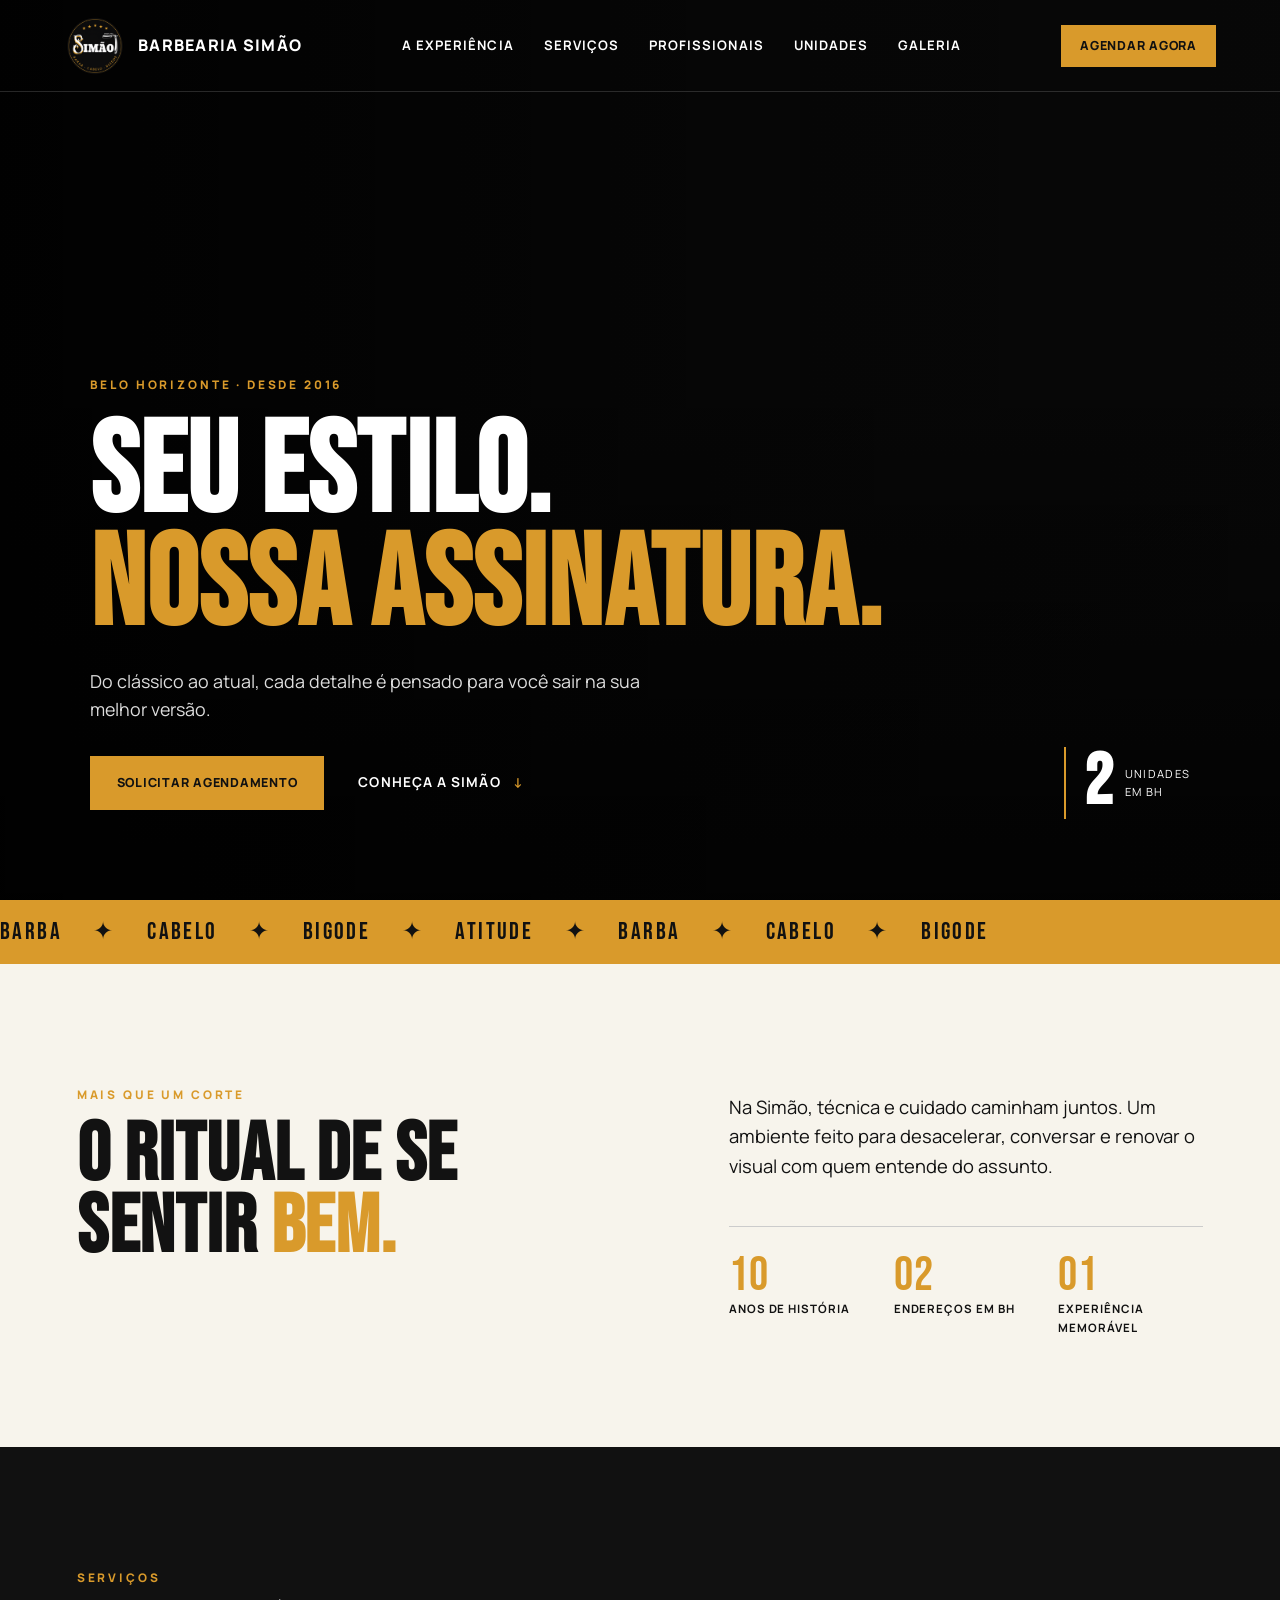
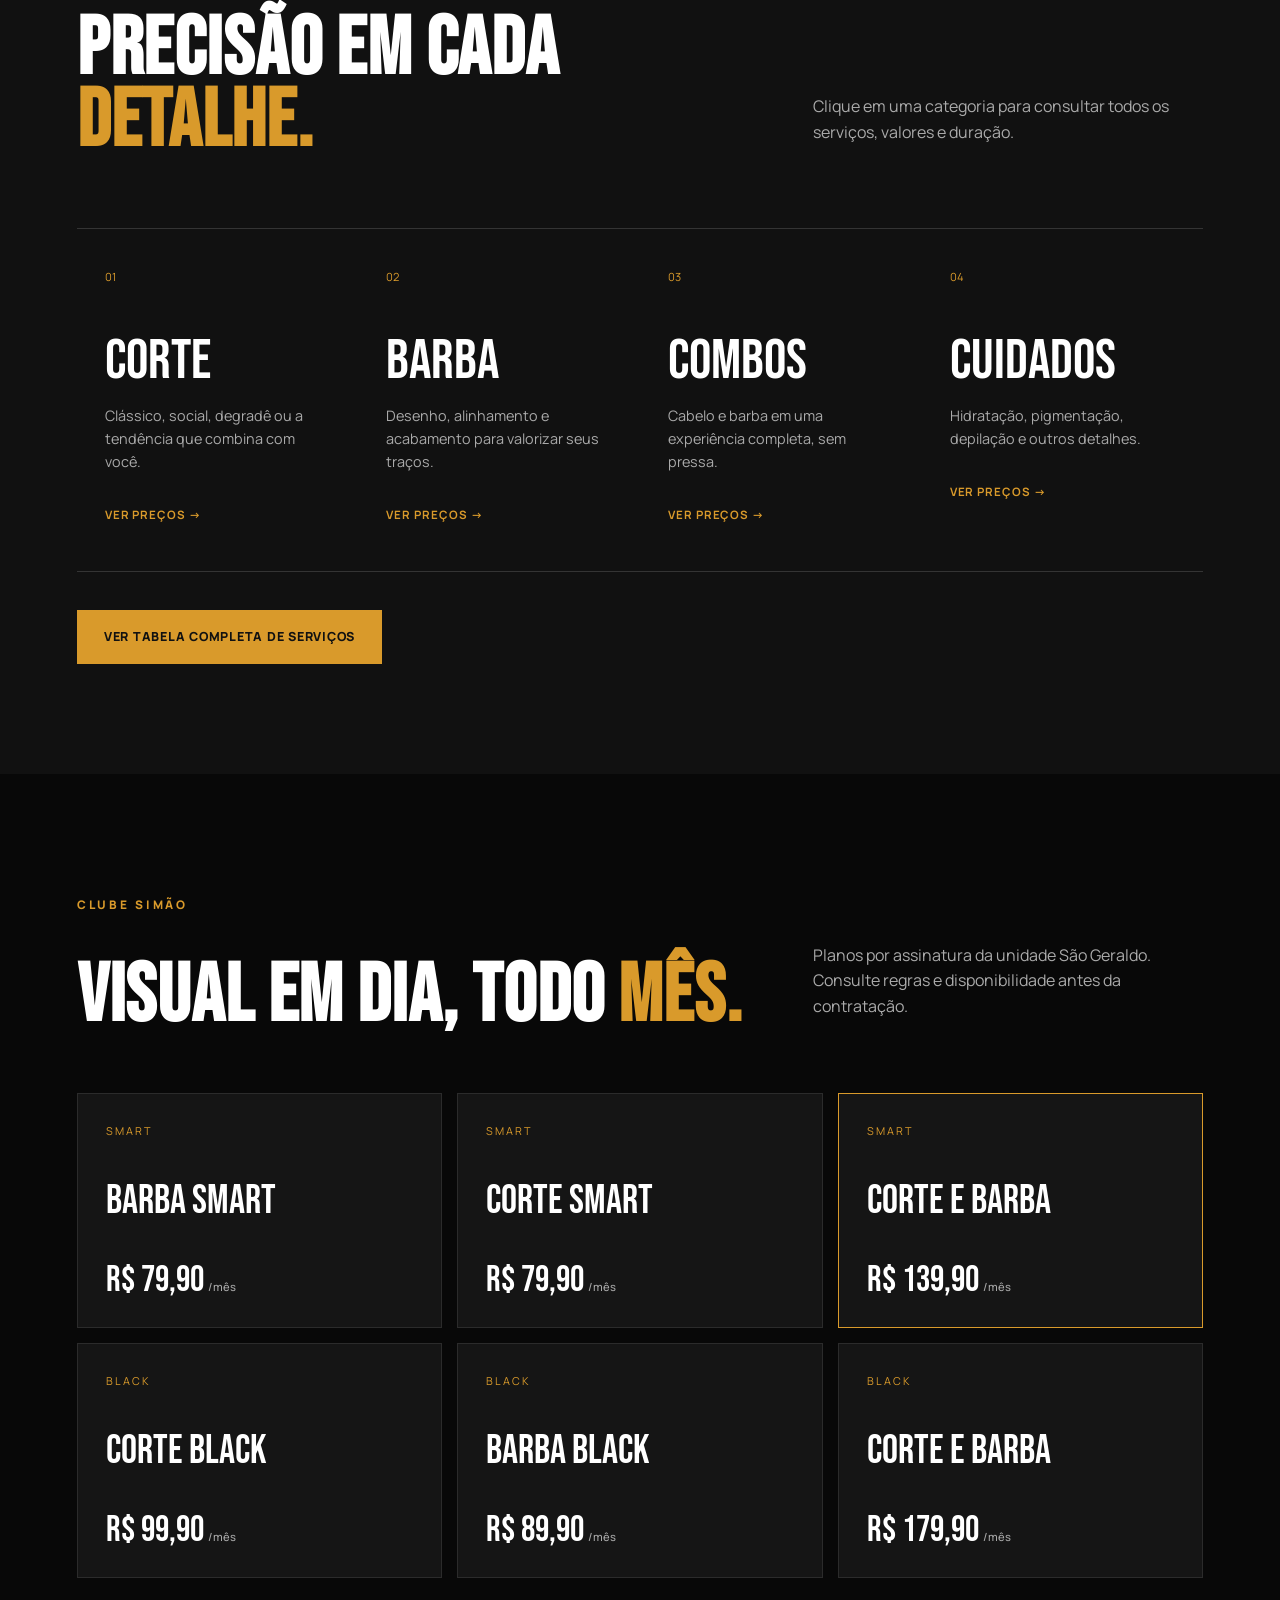
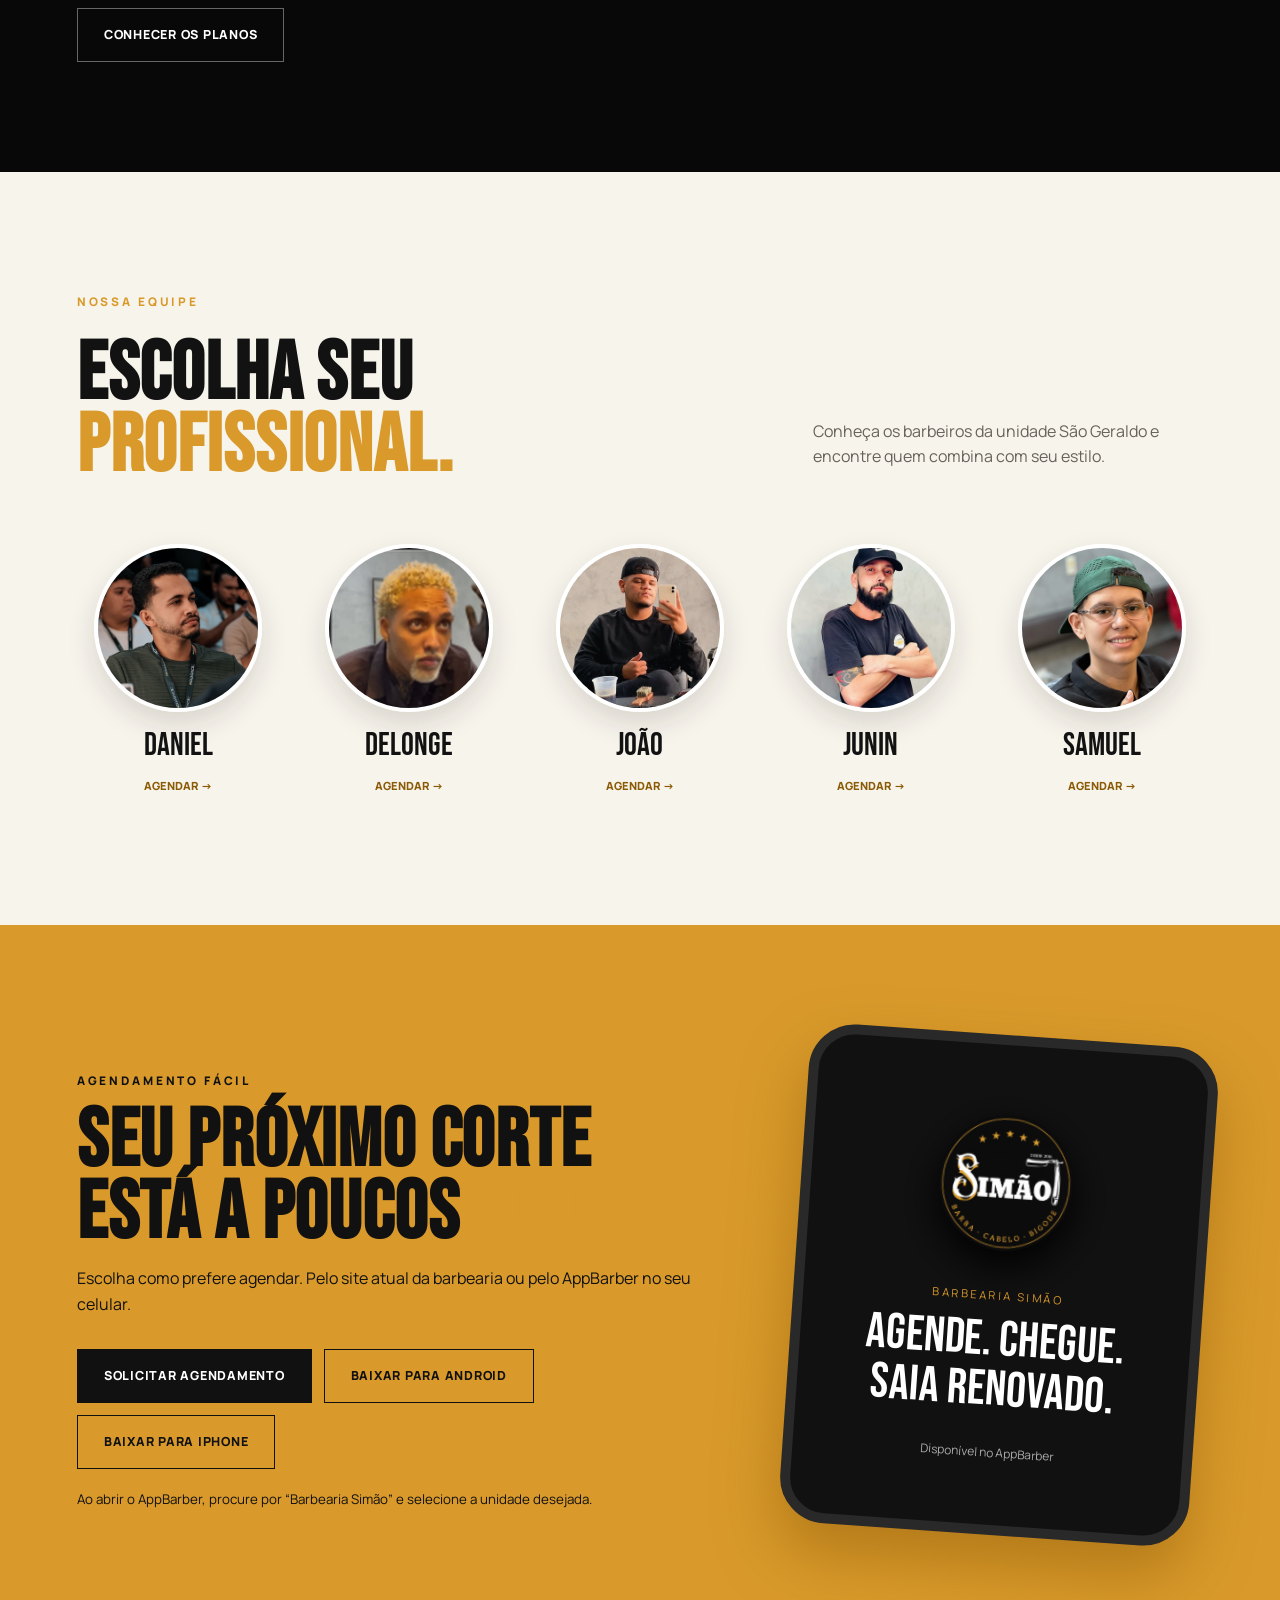
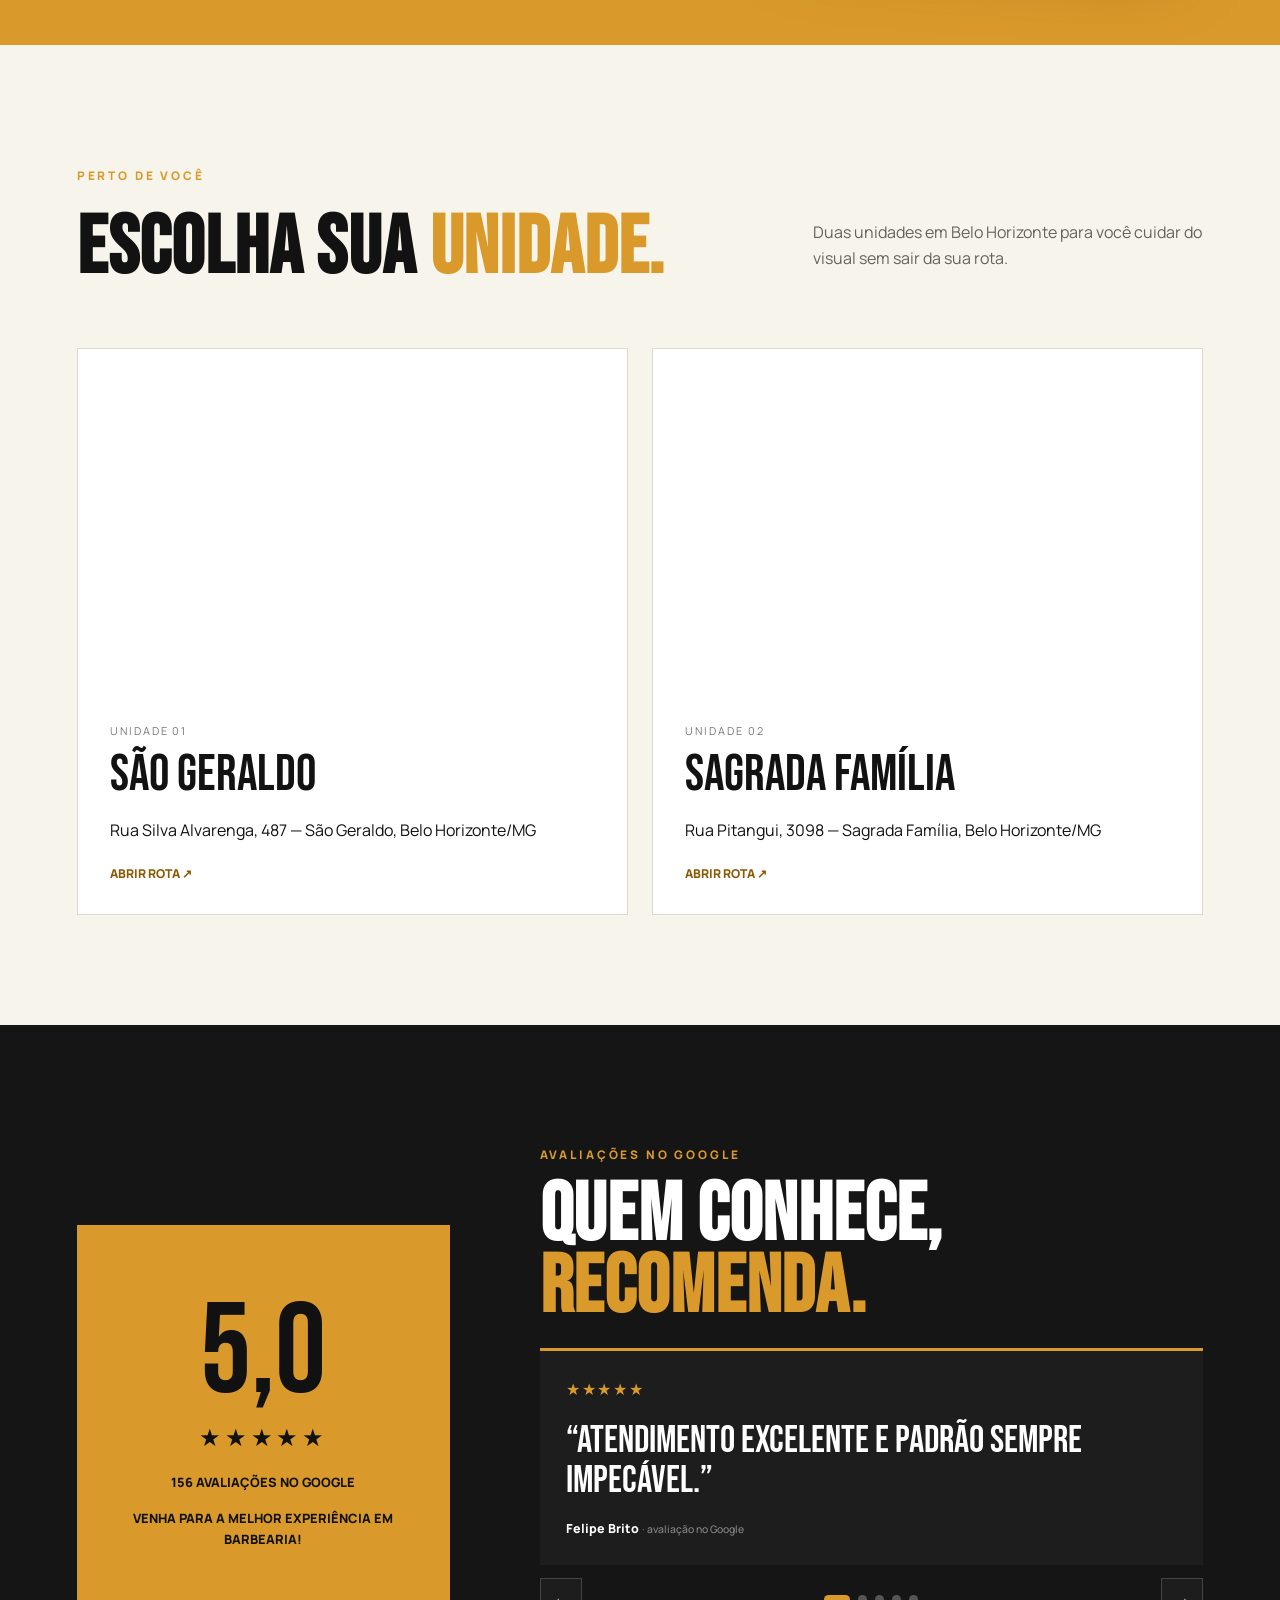
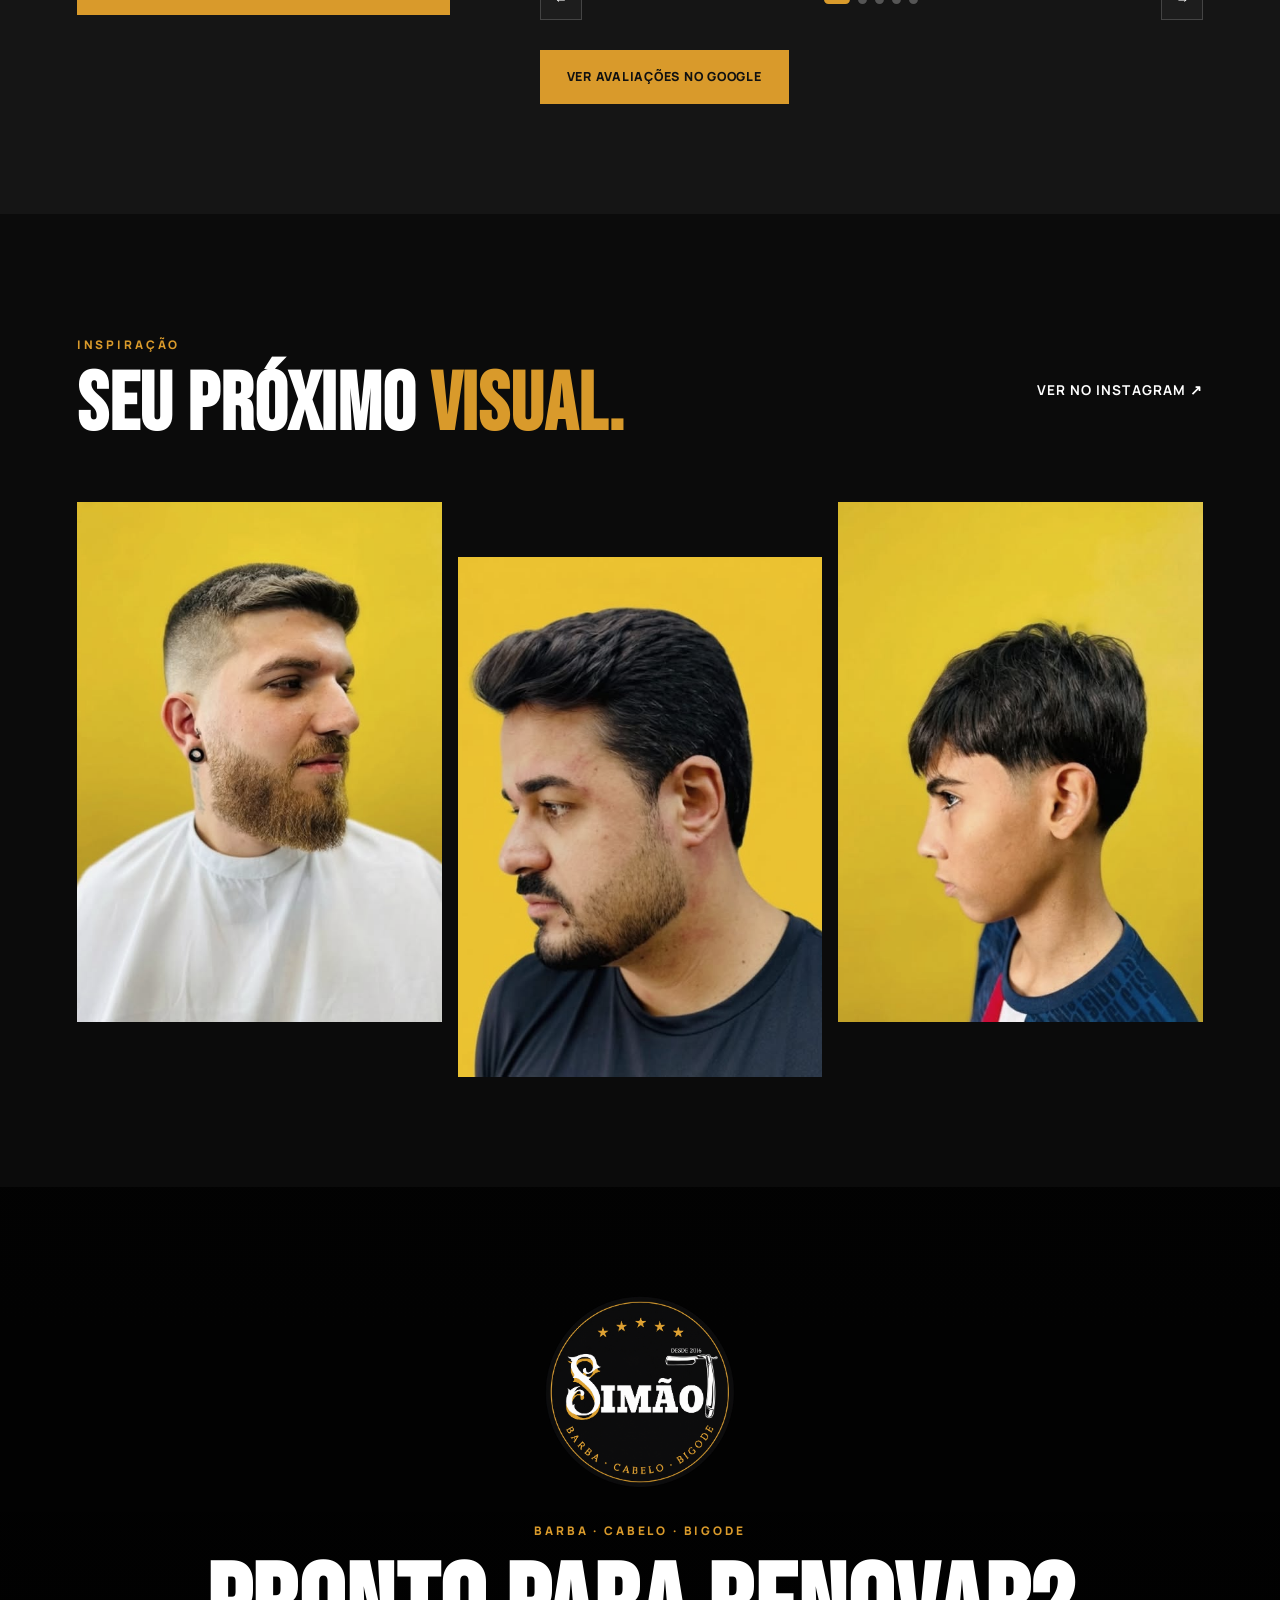
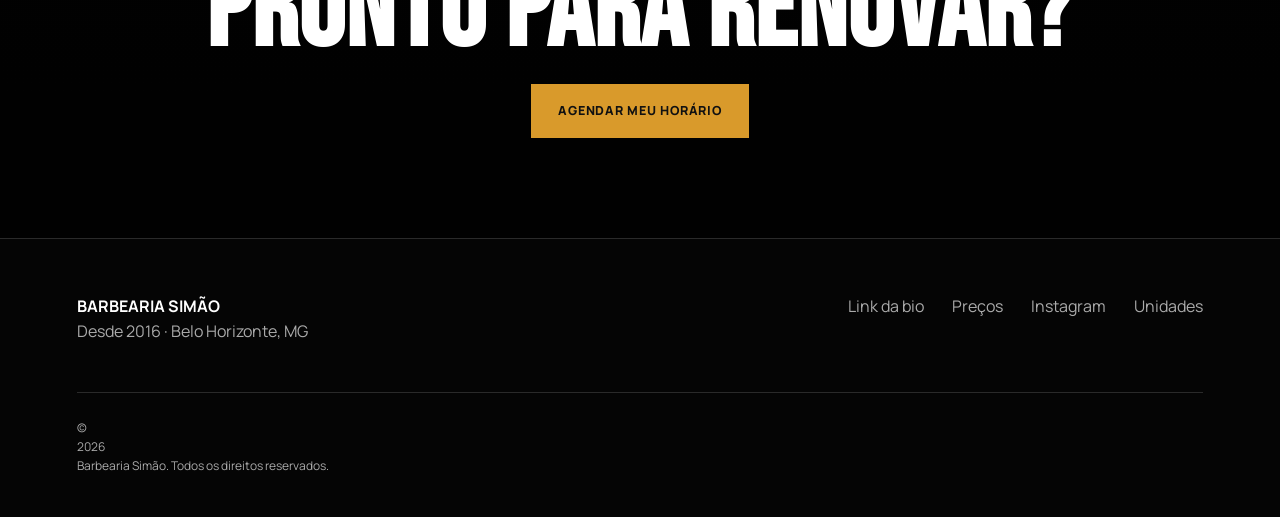
<file: index.html>
<!doctype html>
<html lang="pt-BR">
<head>
  <meta charset="utf-8">
  <meta name="viewport" content="width=device-width, initial-scale=1">
  <meta name="theme-color" content="#0b0b0b">
  <meta name="description" content="Barbearia Simão em Belo Horizonte. Barba, cabelo e bigode desde 2016. Escolha sua unidade e agende pelo AppBarber.">
  <title>Barbearia Simão | Barba, cabelo e bigode em BH</title>
  <link rel="preconnect" href="https://fonts.googleapis.com">
  <link rel="preconnect" href="https://fonts.gstatic.com" crossorigin>
  <link href="https://fonts.googleapis.com/css2?family=Bebas+Neue&family=Manrope:wght@400;500;600;700;800&display=swap" rel="stylesheet">
  <link rel="stylesheet" href="style/style.css">
  <link rel="stylesheet" href="style/components.css">
  <link rel="icon" href="img/logo-simao.png" type="image/png">
  <script type="application/ld+json">
  {"@context":"https://schema.org","@type":"Barbershop","name":"Barbearia Simão","foundingDate":"2016","description":"Barba, cabelo e bigode em Belo Horizonte.","sameAs":["https://www.instagram.com/_barbeariasimao/"],"department":[{"@type":"Barbershop","name":"Barbearia Simão — São Geraldo","address":{"@type":"PostalAddress","addressLocality":"Belo Horizonte","addressRegion":"MG","addressCountry":"BR"}},{"@type":"Barbershop","name":"Barbearia Simão — Sagrada Família","address":{"@type":"PostalAddress","addressLocality":"Belo Horizonte","addressRegion":"MG","addressCountry":"BR"}}]}
  </script>
</head>
<body>
  <a class="skip-link" href="#conteudo">Ir para o conteúdo</a>
  <!-- Cabeçalho global: navegação compacta e CTA direto para o WhatsApp. -->
  <header class="header" id="inicio">
    <a class="brand" href="#inicio" aria-label="Barbearia Simão, início">
      <img src="img/logo-simao.png" alt="" width="72" height="72">
      <span>Barbearia Simão</span>
    </a>
    <button class="menu-button" type="button" aria-label="Abrir menu" aria-expanded="false"><span></span><span></span></button>
    <nav aria-label="Navegação principal">
      <a href="#experiencia">A experiência</a>
      <a href="#servicos">Serviços</a>
      <a href="#profissionais">Profissionais</a>
      <a href="#unidades">Unidades</a>
      <a href="#galeria">Galeria</a>
    </nav>
    <a class="button button-small" href="agendamento.html">Agendar agora</a>
  </header>

  <main id="conteudo">
    <!-- Hero: proposta de valor e principal ponto de conversão. -->
    <section class="hero">
      <div class="hero-media" role="img" aria-label="Barbeiro trabalhando em um corte masculino"></div>
      <div class="hero-overlay"></div>
      <div class="hero-content">
        <p class="eyebrow">Belo Horizonte · Desde 2016</p>
        <h1>Seu estilo.<br><em>Nossa assinatura.</em></h1>
        <p class="hero-copy">Do clássico ao atual, cada detalhe é pensado para você sair na sua melhor versão.</p>
        <div class="hero-actions">
          <a class="button" href="agendamento.html">Solicitar agendamento</a>
          <a class="text-link" href="#experiencia">Conheça a Simão <span>↓</span></a>
        </div>
      </div>
      <div class="hero-proof"><strong>2</strong><span>unidades<br>em BH</span></div>
    </section>

    <!-- Faixa visual com as especialidades da marca. -->
    <section class="marquee" aria-label="Especialidades">
      <div>BARBA <i>✦</i> CABELO <i>✦</i> BIGODE <i>✦</i> ATITUDE <i>✦</i> BARBA <i>✦</i> CABELO <i>✦</i> BIGODE</div>
    </section>

    <!-- Apresentação institucional e números principais. -->
    <section class="experience section" id="experiencia">
      <div>
        <p class="eyebrow">Mais que um corte</p>
        <h2>O ritual de se sentir <em>bem.</em></h2>
      </div>
      <div class="experience-copy">
        <p>Na Simão, técnica e cuidado caminham juntos. Um ambiente feito para desacelerar, conversar e renovar o visual com quem entende do assunto.</p>
        <div class="metrics">
          <span><strong>10</strong> anos de história</span>
          <span><strong>02</strong> endereços em BH</span>
          <span><strong>01</strong> experiência memorável</span>
        </div>
      </div>
    </section>

    <!-- Serviços em destaque; cada card abre a tabela completa de preços. -->
    <section class="services section" id="servicos">
      <p class="eyebrow">Serviços</p>
      <div class="section-heading">
        <h2>Precisão em cada <em>detalhe.</em></h2>
        <p>Clique em uma categoria para consultar todos os serviços, valores e duração.</p>
      </div>
      <div class="service-grid">
        <a href="servicos.html#cortes"><article><span>01</span><h3>Corte</h3><p>Clássico, social, degradê ou a tendência que combina com você.</p><b>Ver preços →</b></article></a>
        <a href="servicos.html#barbas"><article><span>02</span><h3>Barba</h3><p>Desenho, alinhamento e acabamento para valorizar seus traços.</p><b>Ver preços →</b></article></a>
        <a href="servicos.html#combos"><article><span>03</span><h3>Combos</h3><p>Cabelo e barba em uma experiência completa, sem pressa.</p><b>Ver preços →</b></article></a>
        <a href="servicos.html#cuidados"><article><span>04</span><h3>Cuidados</h3><p>Hidratação, pigmentação, depilação e outros detalhes.</p><b>Ver preços →</b></article></a>
      </div>
      <a class="button services-button" href="servicos.html">Ver tabela completa de serviços</a>
    </section>

    <!-- Clube Simão: planos recorrentes disponíveis no AppBarber. -->
    <section class="plans section" id="assinaturas">
      <p class="eyebrow">Clube Simão</p>
      <div class="section-heading">
        <h2>Visual em dia, todo <em>mês.</em></h2>
        <p>Planos por assinatura da unidade São Geraldo. Consulte regras e disponibilidade antes da contratação.</p>
      </div>
      <div class="plans-grid">
        <article><span>Smart</span><h3>Barba Smart</h3><strong>R$ 79,90<small>/mês</small></strong></article>
        <article><span>Smart</span><h3>Corte Smart</h3><strong>R$ 79,90<small>/mês</small></strong></article>
        <article class="plan-featured"><span>Smart</span><h3>Corte e Barba</h3><strong>R$ 139,90<small>/mês</small></strong></article>
        <article><span>Black</span><h3>Corte Black</h3><strong>R$ 99,90<small>/mês</small></strong></article>
        <article><span>Black</span><h3>Barba Black</h3><strong>R$ 89,90<small>/mês</small></strong></article>
        <article><span>Black</span><h3>Corte e Barba</h3><strong>R$ 179,90<small>/mês</small></strong></article>
      </div>
      <a class="button button-outline" href="agendamento.html?servico=Conhecer%20planos%20de%20assinatura">Conhecer os planos</a>
    </section>

    <!-- Equipe: profissionais divulgados no agendamento oficial. -->
    <section class="team section" id="profissionais">
      <p class="eyebrow">Nossa equipe</p>
      <div class="section-heading">
        <h2>Escolha seu <em>profissional.</em></h2>
        <p>Conheça os barbeiros da unidade São Geraldo e encontre quem combina com seu estilo.</p>
      </div>
      <div class="team-grid">
        <article><img src="img/profissionais/daniel.webp" alt="Daniel, profissional da Barbearia Simão" loading="lazy" width="720" height="720"><div><h3>Daniel</h3><a href="agendamento.html?profissional=Daniel">Agendar →</a></div></article>
        <article><img src="img/profissionais/delonge.webp" alt="Delonge, profissional da Barbearia Simão" loading="lazy" width="480" height="480"><div><h3>Delonge</h3><a href="agendamento.html?profissional=Delonge">Agendar →</a></div></article>
        <article><img src="img/profissionais/joao.webp" alt="João, profissional da Barbearia Simão" loading="lazy" width="720" height="720"><div><h3>João</h3><a href="agendamento.html?profissional=João">Agendar →</a></div></article>
        <article><img src="img/profissionais/junin.webp" alt="Junin, profissional da Barbearia Simão" loading="lazy" width="720" height="720"><div><h3>Junin</h3><a href="agendamento.html?profissional=Junin">Agendar →</a></div></article>
        <article><img src="img/profissionais/samuel.webp" alt="Samuel, profissional da Barbearia Simão" loading="lazy" width="720" height="720"><div><h3>Samuel</h3><a href="agendamento.html?profissional=Samuel">Agendar →</a></div></article>
      </div>
    </section>

    <!-- Conversão: WhatsApp e aplicativos oficiais. -->
    <section class="booking section" id="agendar">
      <div class="booking-copy">
        <p class="eyebrow">Agendamento fácil</p>
        <h2>Seu próximo corte está a poucos <em>toques.</em></h2>
        <p>Escolha como prefere agendar. Pelo site atual da barbearia ou pelo AppBarber no seu celular.</p>
        <div class="booking-actions">
          <a class="button" href="agendamento.html">Solicitar agendamento</a>
          <a class="button button-outline" href="https://play.google.com/store/apps/details?id=br.com.starapp.appbarbercli&pli=1" target="_blank" rel="noopener">Baixar para Android</a>
          <a class="button button-outline" href="https://apps.apple.com/br/app/appbarber-cliente/id6450795073" target="_blank" rel="noopener">Baixar para iPhone</a>
        </div>
        <small>Ao abrir o AppBarber, procure por “Barbearia Simão” e selecione a unidade desejada.</small>
      </div>
      <div class="phone-card" aria-hidden="true">
        <img src="img/logo-simao.png" alt="" width="150" height="150">
        <p>BARBEARIA SIMÃO</p>
        <strong>Agende. Chegue.<br>Saia renovado.</strong>
        <span>Disponível no AppBarber</span>
      </div>
    </section>

    <!-- Unidades e mapas fornecidos pelo cliente. -->
    <section class="locations section" id="unidades">
      <p class="eyebrow">Perto de você</p>
      <div class="section-heading">
        <h2>Escolha sua <em>unidade.</em></h2>
        <p>Duas unidades em Belo Horizonte para você cuidar do visual sem sair da sua rota.</p>
      </div>
      <div class="location-grid">
        <article>
          <div class="map">
            <iframe src="https://www.google.com/maps/embed?pb=!1m18!1m12!1m3!1d60027.00718963115!2d-43.92686918311708!3d-19.895394326441767!2m3!1f0!2f0!3f0!3m2!1i1024!2i768!4f13.1!3m3!1m2!1s0xa69b32042d4dc3%3A0xfa0cc9753b2f5d54!2sBarbearia%20Sim%C3%A3o!5e0!3m2!1spt-BR!2sbr!4v1785077414143!5m2!1spt-BR!2sbr" loading="lazy" referrerpolicy="strict-origin-when-cross-origin" title="Mapa da Barbearia Simão no São Geraldo"></iframe>
          </div>
          <div class="location-content"><span>Unidade 01</span><h3>São Geraldo</h3><p>Rua Silva Alvarenga, 487 — São Geraldo, Belo Horizonte/MG</p><a href="https://www.google.com/maps/search/?api=1&query=-19.8996582%2C-43.89798355" target="_blank" rel="noopener">Abrir rota ↗</a></div>
        </article>
        <article>
          <div class="map">
            <iframe src="https://www.google.com/maps/embed?pb=!1m18!1m12!1m3!1d60022.33780176346!2d-43.99559245136718!3d-19.907705899999986!2m3!1f0!2f0!3f0!3m2!1i1024!2i768!4f13.1!3m3!1m2!1s0xa69b15dfae6347%3A0xaed343500403804b!2sBarbearia%20Sim%C3%A3o!5e0!3m2!1spt-BR!2sbr!4v1785077443140!5m2!1spt-BR!2sbr" loading="lazy" referrerpolicy="strict-origin-when-cross-origin" title="Mapa da Barbearia Simão no Sagrada Família"></iframe>
          </div>
          <div class="location-content"><span>Unidade 02</span><h3>Sagrada Família</h3><p>Rua Pitangui, 3098 — Sagrada Família, Belo Horizonte/MG</p><a href="https://www.google.com/maps/search/?api=1&query=Barbearia+Simão+Sagrada+Família+Belo+Horizonte" target="_blank" rel="noopener">Abrir rota ↗</a></div>
        </article>
      </div>
    </section>

    <!-- Reputação consolidada das duas unidades no Google. -->
    <section class="reviews section" id="avaliacoes">
      <div class="rating-summary">
        <strong>5,0</strong>
        <span aria-label="Cinco estrelas">★★★★★</span>
        <p>156 avaliações no Google</p>
        <p>Venha para a melhor experiência em barbearia!</p>
      </div>
      <div class="review-content">
        <p class="eyebrow">Avaliações no Google</p>
        <h2>Quem conhece, <em>recomenda.</em></h2>
        <div class="review-carousel" aria-label="Comentários de clientes" aria-roledescription="carrossel">
          <div class="review-track">
            <article class="review-slide active" aria-hidden="false">
              <span class="review-stars" aria-label="Cinco estrelas">★★★★★</span>
              <blockquote>“Atendimento excelente e padrão sempre impecável.”</blockquote>
              <p>Felipe Brito <small>· avaliação no Google</small></p>
            </article>
            <article class="review-slide" aria-hidden="true">
              <span class="review-stars" aria-label="Cinco estrelas">★★★★★</span>
              <blockquote>“Ambiente organizado e confortável.”</blockquote>
              <p>Erik Nery <small>· avaliação no Google</small></p>
            </article>
            <article class="review-slide" aria-hidden="true">
              <span class="review-stars" aria-label="Cinco estrelas">★★★★★</span>
              <blockquote>“Excelente localização e técnica no corte.”</blockquote>
              <p>George Felippe <small>· avaliação no Google</small></p>
            </article>
            <article class="review-slide" aria-hidden="true">
              <span class="review-stars" aria-label="Cinco estrelas">★★★★★</span>
              <blockquote>“Ótimo atendimento e corte de destaque.”</blockquote>
              <p>JPR Rodrigues <small>· avaliação no Google</small></p>
            </article>
            <article class="review-slide" aria-hidden="true">
              <span class="review-stars" aria-label="Cinco estrelas">★★★★★</span>
              <blockquote>“Profissional excelente e ambiente nota 10.”</blockquote>
              <p>Marcone Pereira <small>· avaliação no Google</small></p>
            </article>
          </div>
          <div class="review-controls">
            <button class="review-arrow review-prev" type="button" aria-label="Comentário anterior">←</button>
            <div class="review-dots" role="tablist" aria-label="Escolher comentário">
              <button class="active" type="button" role="tab" aria-selected="true" aria-label="Comentário 1"></button>
              <button type="button" role="tab" aria-selected="false" aria-label="Comentário 2"></button>
              <button type="button" role="tab" aria-selected="false" aria-label="Comentário 3"></button>
              <button type="button" role="tab" aria-selected="false" aria-label="Comentário 4"></button>
              <button type="button" role="tab" aria-selected="false" aria-label="Comentário 5"></button>
            </div>
            <button class="review-arrow review-next" type="button" aria-label="Próximo comentário">→</button>
          </div>
        </div>
        <a class="button" href="https://www.google.com/maps/search/?api=1&query=Barbearia+Simão+São+Geraldo+Belo+Horizonte" target="_blank" rel="noopener">Ver avaliações no Google</a>
      </div>
    </section>

    <!-- Galeria local formada por publicações públicas do Instagram da barbearia. -->
    <section class="gallery section" id="galeria">
      <div class="section-heading">
        <div><p class="eyebrow">Inspiração</p><h2>Seu próximo <em>visual.</em></h2></div>
        <a class="text-link" href="https://www.instagram.com/_barbeariasimao/" target="_blank" rel="noopener">Ver no Instagram ↗</a>
      </div>
      <div class="gallery-grid gallery-cuts">
        <a href="https://www.instagram.com/_barbeariasimao/p/DWyxnWkDMeG/" target="_blank" rel="noopener"><img src="img/instagram/corte-degrade-barba.jpg" alt="Corte degradê com acabamento de barba feito pela Barbearia Simão" loading="lazy" width="640" height="799"></a>
        <a href="https://www.instagram.com/_barbeariasimao/p/DWHee4kiYtL/" target="_blank" rel="noopener"><img src="img/instagram/corte-social.jpg" alt="Corte social feito pela Barbearia Simão" loading="lazy" width="640" height="799"></a>
        <a href="https://www.instagram.com/_barbeariasimao/p/DVqrL-YlvOf/" target="_blank" rel="noopener"><img src="img/instagram/corte-infantil.jpg" alt="Corte infantil moderno feito pela Barbearia Simão" loading="lazy" width="640" height="799"></a>
      </div>
    </section>

    <!-- Chamada final para reforçar o agendamento. -->
    <section class="final-cta">
      <img src="img/logo-simao.png" alt="Barbearia Simão" loading="lazy" width="210" height="210">
      <p class="eyebrow">Barba · cabelo · bigode</p>
      <h2>Pronto para renovar?</h2>
      <a class="button" href="agendamento.html">Agendar meu horário</a>
    </section>
  </main>

  <!-- Rodapé com atalhos institucionais. -->
  <footer>
    <div><strong>Barbearia Simão</strong><span>Desde 2016 · Belo Horizonte, MG</span></div>
    <div><a href="links.html">Link da bio</a><a href="servicos.html">Preços</a><a href="https://www.instagram.com/_barbeariasimao/" target="_blank" rel="noopener">Instagram</a><a href="#unidades">Unidades</a></div>
    <p>© <span id="year"></span> Barbearia Simão. Todos os direitos reservados.</p>
  </footer>
  <script src="js/app.js"></script>
</body>
</html>
</file>
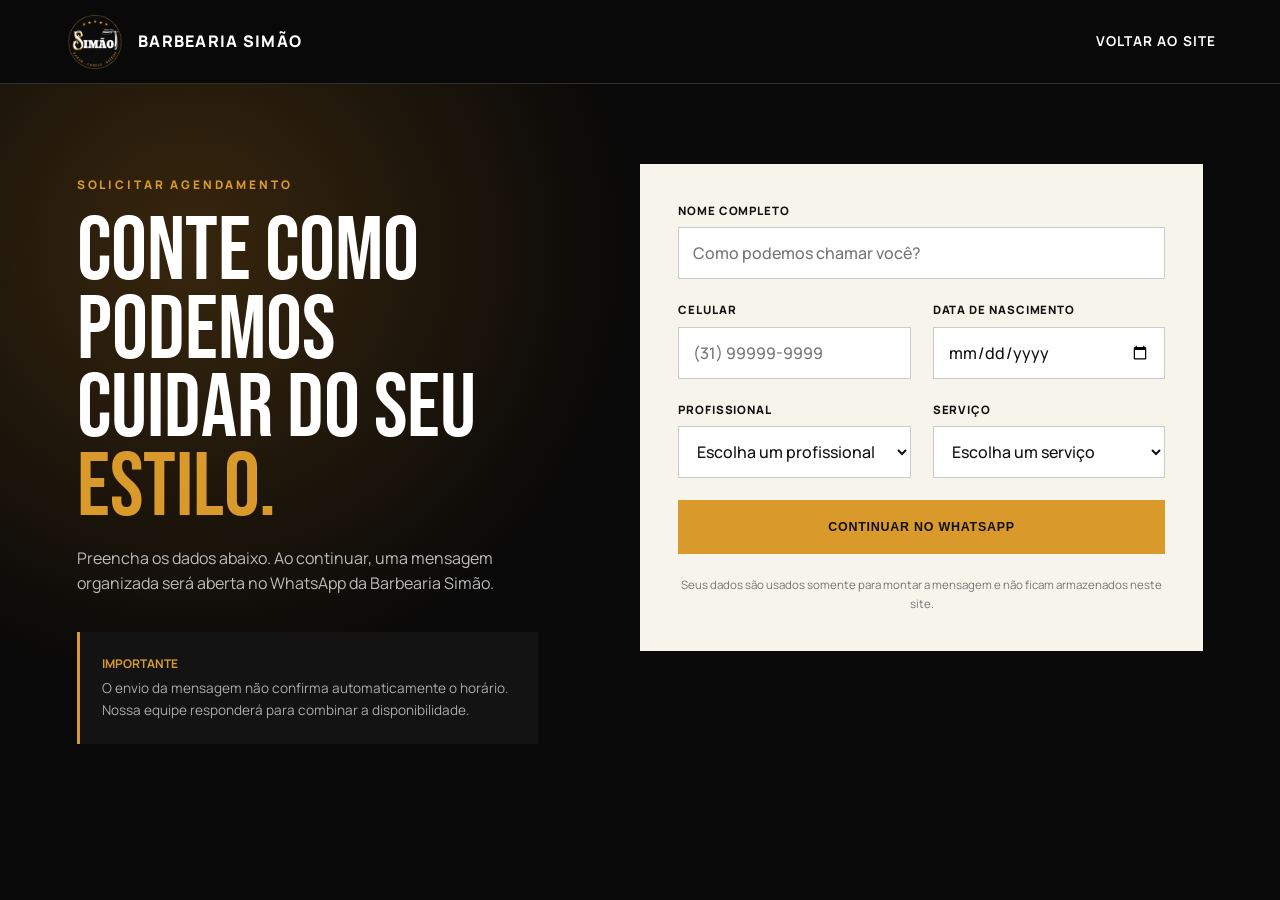
<file: agendamento.html>
<!doctype html>
<html lang="pt-BR">
<head>
  <meta charset="utf-8">
  <meta name="viewport" content="width=device-width, initial-scale=1">
  <meta name="theme-color" content="#090909">
  <meta name="description" content="Informe seus dados e envie uma solicitação de agendamento para a Barbearia Simão pelo WhatsApp.">
  <title>Agendar horário | Barbearia Simão</title>
  <link rel="preconnect" href="https://fonts.googleapis.com">
  <link rel="preconnect" href="https://fonts.gstatic.com" crossorigin>
  <link href="https://fonts.googleapis.com/css2?family=Bebas+Neue&family=Manrope:wght@400;500;600;700;800&display=swap" rel="stylesheet">
  <link rel="stylesheet" href="style/style.css">
  <link rel="stylesheet" href="style/components.css">
  <link rel="icon" href="img/logo-simao.png" type="image/png">
</head>
<body class="appointment-page">
  <!-- Cabeçalho interno da etapa de agendamento. -->
  <header class="inner-header">
    <a class="brand" href="index.html"><img src="img/logo-simao.png" alt="" width="62" height="62"><span>Barbearia Simão</span></a>
    <a class="text-link" href="index.html">Voltar ao site</a>
  </header>

  <main class="appointment-layout">
    <!-- Contexto e orientação antes do preenchimento. -->
    <section class="appointment-intro">
      <p class="eyebrow">Solicitar agendamento</p>
      <h1>Conte como podemos cuidar do seu <em>estilo.</em></h1>
      <p>Preencha os dados abaixo. Ao continuar, uma mensagem organizada será aberta no WhatsApp da Barbearia Simão.</p>
      <div class="appointment-note"><strong>Importante</strong><span>O envio da mensagem não confirma automaticamente o horário. Nossa equipe responderá para combinar a disponibilidade.</span></div>
    </section>

    <!-- Formulário único usado por todos os botões de agendamento do site. -->
    <form class="appointment-form" id="appointmentForm">
      <div class="field field-full">
        <label for="name">Nome completo</label>
        <input id="name" name="name" type="text" autocomplete="name" required placeholder="Como podemos chamar você?">
      </div>
      <div class="field">
        <label for="phone">Celular</label>
        <input id="phone" name="phone" type="tel" autocomplete="tel" inputmode="tel" required placeholder="(31) 99999-9999">
      </div>
      <div class="field">
        <label for="birthDate">Data de nascimento</label>
        <input id="birthDate" name="birthDate" type="date" autocomplete="bday" required>
      </div>
      <div class="field">
        <label for="professional">Profissional</label>
        <select id="professional" name="professional" required>
          <option value="">Escolha um profissional</option>
          <option>Daniel</option><option>Delonge</option><option>João</option><option>Junin</option><option>Samuel</option>
          <option>Sem preferência</option>
        </select>
      </div>
      <div class="field">
        <label for="service">Serviço</label>
        <select id="service" name="service" required>
          <option value="">Escolha um serviço</option>
          <optgroup label="Cortes"><option>Corte</option><option>Corte afro</option><option>Corte + desenho</option><option>Corte + sobrancelha</option></optgroup>
          <optgroup label="Barba"><option>Barba</option><option>Barba express</option><option>Barba + pezinho</option><option>Barba + sobrancelha</option><option>Barba + pezinho + sobrancelha</option></optgroup>
          <optgroup label="Combos"><option>Corte + barba</option><option>Corte + barba express</option><option>Corte + barba + sobrancelha</option><option>Combo Essencial</option></optgroup>
          <optgroup label="Cuidados"><option>Alisamento</option><option>Hidratação</option><option>Selagem</option><option>Tintura</option><option>Limpeza de pele</option><option>Pezinho</option><option>Sobrancelha</option><option>Pigmentação de barba</option><option>Depilação de nariz e orelha</option></optgroup>
          <optgroup label="Planos"><option>Conhecer planos de assinatura</option></optgroup>
        </select>
      </div>
      <button class="button field-full" type="submit">Continuar no WhatsApp</button>
      <p class="privacy-copy field-full">Seus dados são usados somente para montar a mensagem e não ficam armazenados neste site.</p>
    </form>
  </main>

  <script src="js/agendamento.js"></script>
</body>
</html>
</file>
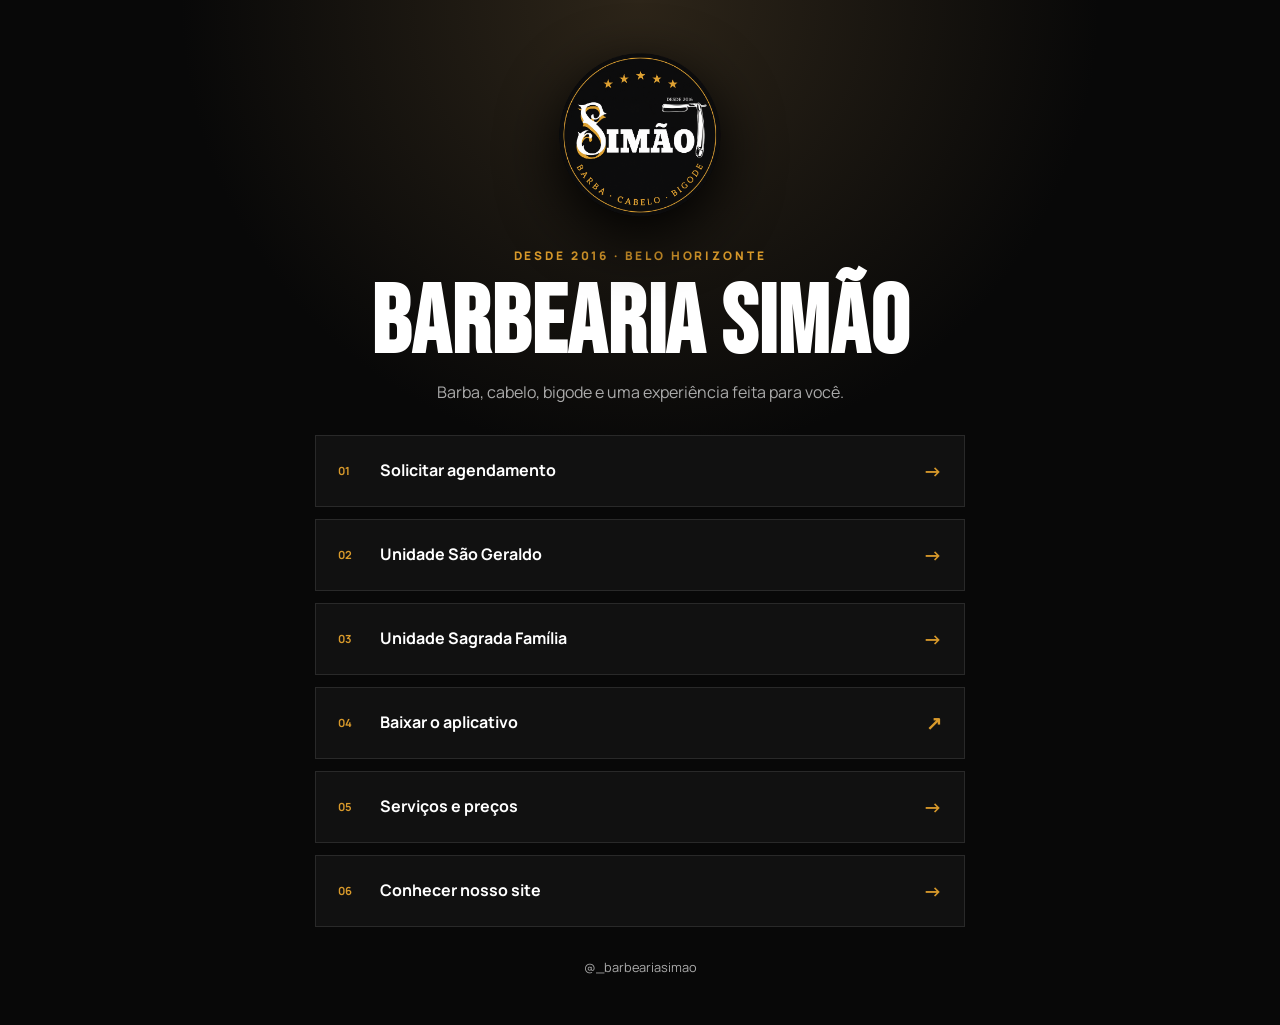
<file: links.html>
<!doctype html>
<html lang="pt-BR">
<head>
  <meta charset="utf-8">
  <meta name="viewport" content="width=device-width, initial-scale=1">
  <meta name="theme-color" content="#080808">
  <meta name="description" content="Links oficiais da Barbearia Simão. Escolha sua unidade, agende ou baixe o aplicativo.">
  <title>Barbearia Simão | Links oficiais</title>
  <link rel="preconnect" href="https://fonts.googleapis.com">
  <link rel="preconnect" href="https://fonts.gstatic.com" crossorigin>
  <link href="https://fonts.googleapis.com/css2?family=Bebas+Neue&family=Manrope:wght@400;600;700;800&display=swap" rel="stylesheet">
  <link rel="stylesheet" href="style/style.css">
  <link rel="stylesheet" href="style/components.css">
</head>
<body class="links-page">
  <!-- Página enxuta para uso como link principal da bio do Instagram. -->
  <main class="bio-card">
    <img class="bio-logo" src="img/logo-simao.png" alt="Barbearia Simão" width="180" height="180">
    <p class="eyebrow">Desde 2016 · Belo Horizonte</p>
    <h1>Barbearia Simão</h1>
    <p>Barba, cabelo, bigode e uma experiência feita para você.</p>
    <nav class="bio-links" aria-label="Links da Barbearia Simão">
      <a href="agendamento.html"><span>01</span> Solicitar agendamento <b>→</b></a>
      <a href="index.html#unidades"><span>02</span> Unidade São Geraldo <b>→</b></a>
      <a href="index.html#unidades"><span>03</span> Unidade Sagrada Família <b>→</b></a>
      <a href="https://play.google.com/store/apps/details?id=br.com.starapp.appbarbercli&pli=1" target="_blank" rel="noopener"><span>04</span> Baixar o aplicativo <b>↗</b></a>
      <a href="servicos.html"><span>05</span> Serviços e preços <b>→</b></a>
      <a href="index.html"><span>06</span> Conhecer nosso site <b>→</b></a>
    </nav>
    <a class="bio-instagram" href="https://www.instagram.com/_barbeariasimao/" target="_blank" rel="noopener">@_barbeariasimao</a>
  </main>
</body>
</html>
</file>
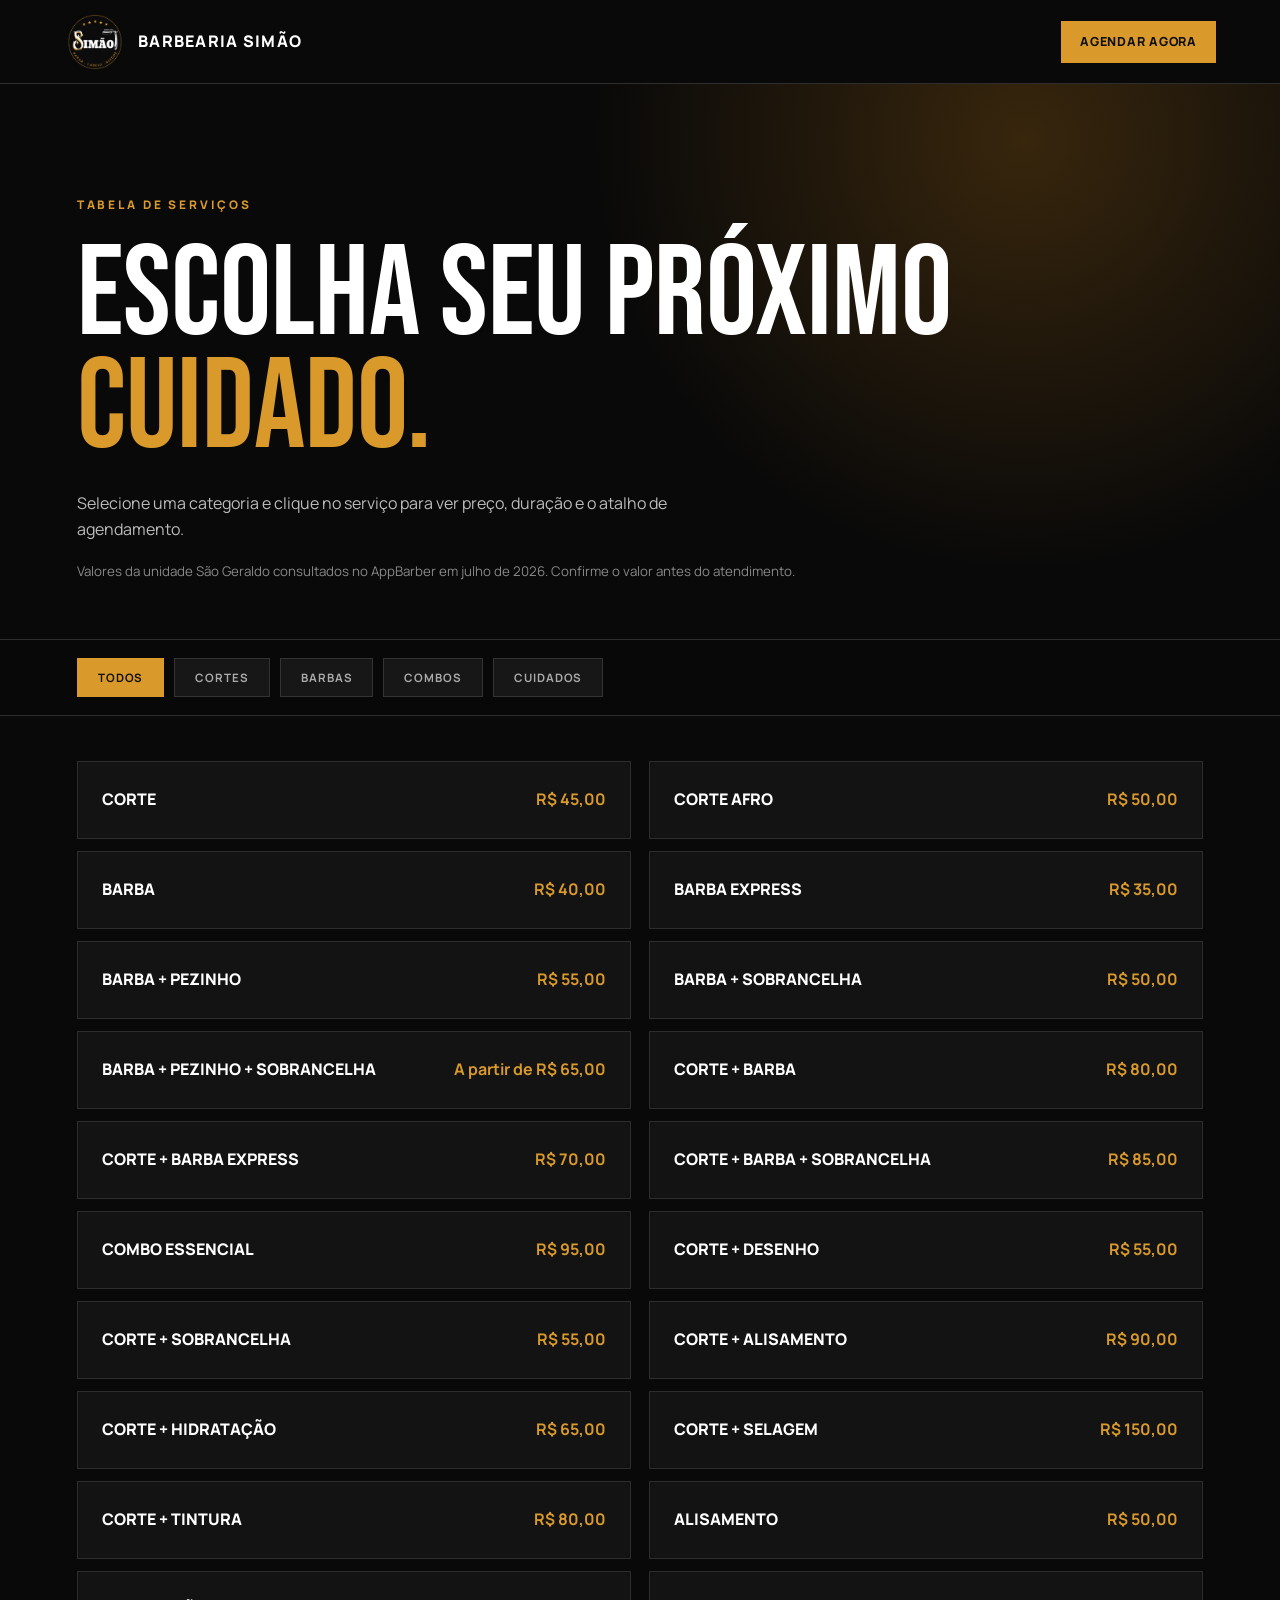
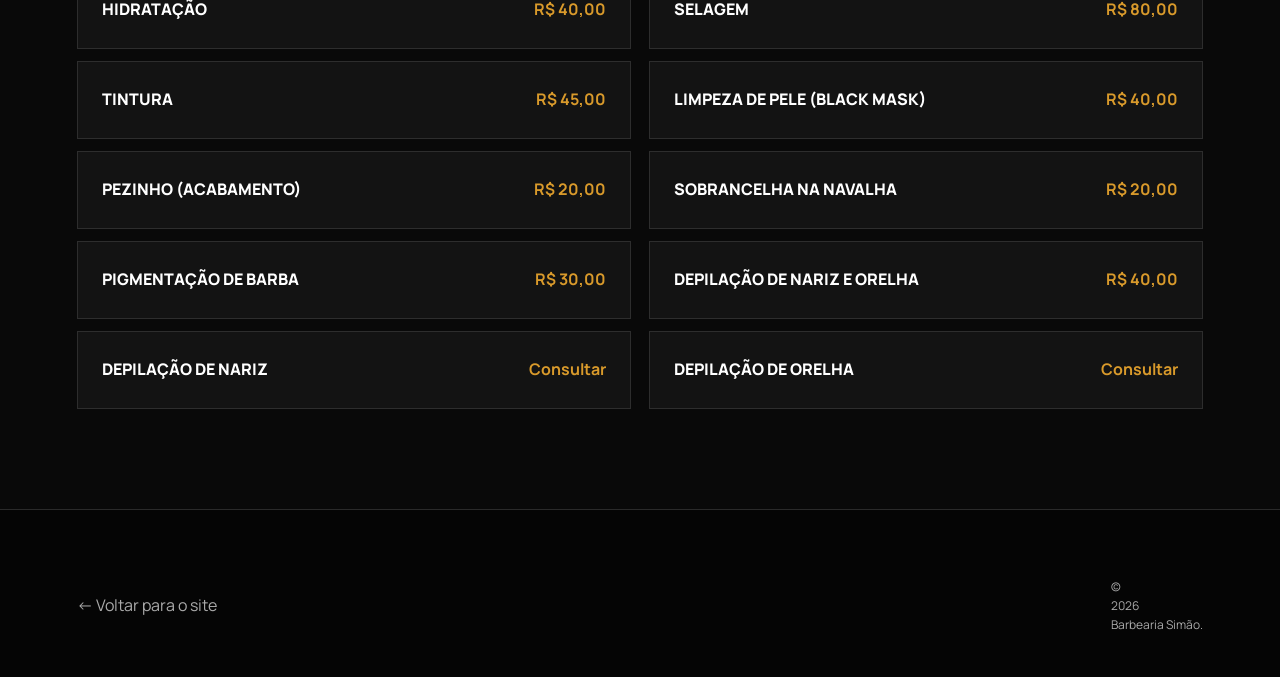
<file: servicos.html>
<!doctype html>
<html lang="pt-BR">
<head>
  <meta charset="utf-8">
  <meta name="viewport" content="width=device-width, initial-scale=1">
  <meta name="theme-color" content="#090909">
  <meta name="description" content="Confira serviços, preços e duração dos atendimentos da Barbearia Simão.">
  <title>Serviços e preços | Barbearia Simão</title>
  <link rel="preconnect" href="https://fonts.googleapis.com">
  <link rel="preconnect" href="https://fonts.gstatic.com" crossorigin>
  <link href="https://fonts.googleapis.com/css2?family=Bebas+Neue&family=Manrope:wght@400;500;600;700;800&display=swap" rel="stylesheet">
  <link rel="stylesheet" href="style/style.css">
  <link rel="stylesheet" href="style/components.css">
  <link rel="icon" href="img/logo-simao.png" type="image/png">
</head>
<body class="price-page">
  <!-- Cabeçalho interno: retorna ao site e oferece agendamento imediato. -->
  <header class="inner-header">
    <a class="brand" href="index.html"><img src="img/logo-simao.png" alt="" width="62" height="62"><span>Barbearia Simão</span></a>
    <a class="button button-small" href="agendamento.html">Agendar agora</a>
  </header>

  <main>
    <!-- Apresentação da tabela e orientação de uso. -->
    <section class="price-hero">
      <p class="eyebrow">Tabela de serviços</p>
      <h1>Escolha seu próximo <em>cuidado.</em></h1>
      <p>Selecione uma categoria e clique no serviço para ver preço, duração e o atalho de agendamento.</p>
      <small>Valores da unidade São Geraldo consultados no AppBarber em julho de 2026. Confirme o valor antes do atendimento.</small>
    </section>

    <!-- Filtros atualizados pelo arquivo js/servicos.js. -->
    <nav class="price-filters" aria-label="Filtrar serviços">
      <button class="active" type="button" data-filter="todos">Todos</button>
      <button type="button" data-filter="cortes">Cortes</button>
      <button type="button" data-filter="barbas">Barbas</button>
      <button type="button" data-filter="combos">Combos</button>
      <button type="button" data-filter="cuidados">Cuidados</button>
    </nav>

    <!-- Cada item usa details/summary para funcionar também sem JavaScript. -->
    <section class="price-list" aria-label="Serviços e preços">
      <details id="corte" data-category="cortes"><summary><span>Corte</span><b>R$ 45,00</b></summary><div><p>30 minutos</p><a href="agendamento.html">Agendar este serviço →</a></div></details>
      <details data-category="cortes"><summary><span>Corte afro</span><b>R$ 50,00</b></summary><div><p>50 minutos</p><a href="agendamento.html">Agendar este serviço →</a></div></details>
      <details data-category="barbas"><summary><span>Barba</span><b>R$ 40,00</b></summary><div><p>30 minutos · plano disponível</p><a href="agendamento.html">Agendar este serviço →</a></div></details>
      <details data-category="barbas"><summary><span>Barba express</span><b>R$ 35,00</b></summary><div><p>30 minutos</p><a href="agendamento.html">Agendar este serviço →</a></div></details>
      <details data-category="barbas"><summary><span>Barba + pezinho</span><b>R$ 55,00</b></summary><div><p>40 minutos</p><a href="agendamento.html">Agendar este serviço →</a></div></details>
      <details data-category="barbas"><summary><span>Barba + sobrancelha</span><b>R$ 50,00</b></summary><div><p>30 minutos</p><a href="agendamento.html">Agendar este serviço →</a></div></details>
      <details data-category="barbas"><summary><span>Barba + pezinho + sobrancelha</span><b>A partir de R$ 65,00</b></summary><div><p>40 minutos</p><a href="agendamento.html">Agendar este serviço →</a></div></details>
      <details id="combos" data-category="combos"><summary><span>Corte + barba</span><b>R$ 80,00</b></summary><div><p>60 minutos · plano disponível</p><a href="agendamento.html">Agendar este serviço →</a></div></details>
      <details data-category="combos"><summary><span>Corte + barba express</span><b>R$ 70,00</b></summary><div><p>50 minutos</p><a href="agendamento.html">Agendar este serviço →</a></div></details>
      <details data-category="combos"><summary><span>Corte + barba + sobrancelha</span><b>R$ 85,00</b></summary><div><p>70 minutos</p><a href="agendamento.html">Agendar este serviço →</a></div></details>
      <details data-category="combos"><summary><span>Combo Essencial</span><b>R$ 95,00</b></summary><div><p>50 minutos · corte, depilação de nariz e orelha, hidratação e sobrancelha</p><a href="agendamento.html">Agendar este serviço →</a></div></details>
      <details data-category="cortes"><summary><span>Corte + desenho</span><b>R$ 55,00</b></summary><div><p>40 minutos</p><a href="agendamento.html">Agendar este serviço →</a></div></details>
      <details data-category="cortes"><summary><span>Corte + sobrancelha</span><b>R$ 55,00</b></summary><div><p>50 minutos</p><a href="agendamento.html">Agendar este serviço →</a></div></details>
      <details data-category="cortes cuidados"><summary><span>Corte + alisamento</span><b>R$ 90,00</b></summary><div><p>60 minutos</p><a href="agendamento.html">Agendar este serviço →</a></div></details>
      <details data-category="cortes cuidados"><summary><span>Corte + hidratação</span><b>R$ 65,00</b></summary><div><p>50 minutos</p><a href="agendamento.html">Agendar este serviço →</a></div></details>
      <details data-category="cortes cuidados"><summary><span>Corte + selagem</span><b>R$ 150,00</b></summary><div><p>80 minutos</p><a href="agendamento.html">Agendar este serviço →</a></div></details>
      <details data-category="cortes cuidados"><summary><span>Corte + tintura</span><b>R$ 80,00</b></summary><div><p>60 minutos</p><a href="agendamento.html">Agendar este serviço →</a></div></details>
      <details id="cuidados" data-category="cuidados"><summary><span>Alisamento</span><b>R$ 50,00</b></summary><div><p>40 minutos</p><a href="agendamento.html">Agendar este serviço →</a></div></details>
      <details data-category="cuidados"><summary><span>Hidratação</span><b>R$ 40,00</b></summary><div><p>30 minutos</p><a href="agendamento.html">Agendar este serviço →</a></div></details>
      <details data-category="cuidados"><summary><span>Selagem</span><b>R$ 80,00</b></summary><div><p>50 minutos</p><a href="agendamento.html">Agendar este serviço →</a></div></details>
      <details data-category="cuidados"><summary><span>Tintura</span><b>R$ 45,00</b></summary><div><p>40 minutos</p><a href="agendamento.html">Agendar este serviço →</a></div></details>
      <details data-category="cuidados"><summary><span>Limpeza de pele (Black Mask)</span><b>R$ 40,00</b></summary><div><p>30 minutos</p><a href="agendamento.html">Agendar este serviço →</a></div></details>
      <details data-category="cuidados"><summary><span>Pezinho (acabamento)</span><b>R$ 20,00</b></summary><div><p>20 minutos · plano disponível</p><a href="agendamento.html">Agendar este serviço →</a></div></details>
      <details data-category="cuidados"><summary><span>Sobrancelha na navalha</span><b>R$ 20,00</b></summary><div><p>20 minutos</p><a href="agendamento.html">Agendar este serviço →</a></div></details>
      <details data-category="barbas cuidados"><summary><span>Pigmentação de barba</span><b>R$ 30,00</b></summary><div><p>30 minutos</p><a href="agendamento.html">Agendar este serviço →</a></div></details>
      <details data-category="cuidados"><summary><span>Depilação de nariz e orelha</span><b>R$ 40,00</b></summary><div><p>10 minutos</p><a href="agendamento.html">Agendar este serviço →</a></div></details>
      <details data-category="cuidados"><summary><span>Depilação de nariz</span><b>Consultar</b></summary><div><p>10 minutos</p><a href="agendamento.html">Consultar no WhatsApp →</a></div></details>
      <details data-category="cuidados"><summary><span>Depilação de orelha</span><b>Consultar</b></summary><div><p>10 minutos</p><a href="agendamento.html">Consultar no WhatsApp →</a></div></details>
    </section>
  </main>

  <!-- Rodapé reduzido para não interromper a escolha do serviço. -->
  <footer class="price-footer"><a href="index.html">← Voltar para o site</a><p>© <span id="year"></span> Barbearia Simão.</p></footer>
  <script src="js/app.js"></script>
  <script src="js/servicos.js"></script>
</body>
</html>
</file>
<file: style/style.css>
/* =========================================================
   BARBEARIA SIMÃO — FOLHA DE ESTILOS PRINCIPAL
   As seções seguem a mesma ordem visual da página inicial.
   ========================================================= */
:root{--black:#090909;--ink:#121212;--cream:#f1eadc;--paper:#f7f4ec;--gold:#d99a2b;--muted:#a8a39a;--line:rgba(255,255,255,.15)}
*{box-sizing:border-box}html{scroll-behavior:smooth}body{margin:0;background:var(--black);color:#fff;font-family:Manrope,Arial,sans-serif;line-height:1.6}img{display:block;max-width:100%}a{color:inherit;text-decoration:none}.skip-link{position:fixed;top:-80px;left:20px;background:#fff;color:#000;padding:10px;z-index:999}.skip-link:focus{top:20px}.header{height:92px;padding:0 5vw;display:flex;align-items:center;justify-content:space-between;position:absolute;inset:0 0 auto;z-index:10;border-bottom:1px solid var(--line)}.brand{display:flex;align-items:center;gap:12px;text-transform:uppercase;font-weight:800;letter-spacing:.08em}.brand img{width:62px;height:62px;object-fit:contain}.header nav{display:flex;gap:30px;font-size:.82rem;font-weight:700;text-transform:uppercase;letter-spacing:.08em}.header nav a,.text-link{position:relative}.header nav a:after,.text-link:after{content:"";position:absolute;left:0;right:100%;bottom:-5px;height:1px;background:var(--gold);transition:.25s}.header nav a:hover:after,.text-link:hover:after{right:0}.button{display:inline-flex;align-items:center;justify-content:center;min-height:54px;padding:0 26px;background:var(--gold);color:#111;font-weight:800;text-transform:uppercase;letter-spacing:.06em;font-size:.78rem;border:1px solid var(--gold);transition:.25s}.button:hover{background:#f0ad35;transform:translateY(-2px)}.button-small{min-height:42px;padding:0 18px}.button-outline{background:transparent;color:#fff;border-color:#666}.menu-button{display:none}.hero{min-height:100svh;position:relative;display:flex;align-items:flex-end;padding:160px 7vw 10vh;overflow:hidden}.hero-media{position:absolute;inset:0;background:url("https://images.unsplash.com/photo-1622287162716-f311baa1a2b8?auto=format&fit=crop&w=2000&q=88") 58% 48%/cover no-repeat;transform:scale(1.01)}.hero-overlay{position:absolute;inset:0;background:linear-gradient(90deg,rgba(0,0,0,.88) 0%,rgba(0,0,0,.35) 58%,rgba(0,0,0,.2)),linear-gradient(0deg,rgba(0,0,0,.62),transparent 60%)}.hero-content{position:relative;max-width:850px}.eyebrow{color:var(--gold);font-size:.74rem;font-weight:800;letter-spacing:.24em;text-transform:uppercase}.hero h1,.section h2,.final-cta h2,.bio-card h1{font-family:"Bebas Neue",Impact,sans-serif;text-transform:uppercase;line-height:.88;letter-spacing:.01em;margin:.18em 0}.hero h1{font-size:clamp(4.5rem,10vw,9.8rem)}em{color:var(--gold);font-style:normal}.hero-copy{max-width:550px;font-size:clamp(1rem,1.4vw,1.2rem);color:#ddd}.hero-actions{display:flex;align-items:center;gap:34px;margin-top:32px}.text-link{font-weight:700;font-size:.85rem;text-transform:uppercase;letter-spacing:.08em}.text-link span{color:var(--gold);margin-left:8px}.hero-proof{position:absolute;right:7vw;bottom:9vh;display:flex;align-items:center;gap:12px;border-left:2px solid var(--gold);padding-left:18px}.hero-proof strong{font-family:"Bebas Neue";font-size:4.5rem;line-height:1}.hero-proof span{text-transform:uppercase;font-size:.7rem;letter-spacing:.12em}.marquee{overflow:hidden;background:var(--gold);color:#111;padding:13px 0;white-space:nowrap;font-family:"Bebas Neue";font-size:1.5rem;letter-spacing:.1em}.marquee div{width:max-content;animation:move 24s linear infinite}.marquee i{font-style:normal;margin:0 25px}@keyframes move{to{transform:translateX(-40%)}}.section{padding:110px max(6vw,24px)}.experience{background:var(--paper);color:var(--ink);display:grid;grid-template-columns:1.05fr .95fr;gap:10vw}.section h2{font-size:clamp(3.3rem,6.4vw,6.5rem)}.experience-copy>p{font-size:1.15rem;max-width:590px}.metrics{display:grid;grid-template-columns:repeat(3,1fr);gap:20px;margin-top:45px;border-top:1px solid #ccc;padding-top:25px}.metrics span{font-size:.72rem;text-transform:uppercase;font-weight:700;letter-spacing:.08em}.metrics strong{display:block;font:3rem/1 "Bebas Neue";color:var(--gold)}.services{background:#111}.section-heading{display:flex;align-items:flex-end;justify-content:space-between;gap:40px}.section-heading h2{max-width:750px}.section-heading>p{max-width:390px;color:#aaa;margin-bottom:28px}.service-grid{display:grid;grid-template-columns:repeat(4,1fr);margin-top:55px;border-top:1px solid var(--line);border-bottom:1px solid var(--line)}.service-grid article{padding:34px 28px 45px;border-right:1px solid var(--line);transition:.25s}.service-grid article:last-child{border:0}.service-grid article:hover{background:#1a1a1a;transform:translateY(-8px)}.service-grid span{color:var(--gold);font-size:.7rem}.service-grid h3{font:3.5rem/1 "Bebas Neue";text-transform:uppercase;margin:45px 0 12px}.service-grid p{color:#aaa;font-size:.9rem}.booking{background:var(--gold);color:#111;display:grid;grid-template-columns:1.2fr .8fr;align-items:center;gap:8vw;overflow:hidden}.booking .eyebrow{color:#111}.booking-copy>p:not(.eyebrow){max-width:630px}.booking-actions{display:flex;gap:12px;flex-wrap:wrap;margin:32px 0 20px}.booking .button{background:#111;color:#fff;border-color:#111}.booking .button-outline{background:transparent;color:#111}.booking small{display:block;max-width:650px}.phone-card{background:#111;color:#fff;min-height:500px;border:10px solid #292929;border-radius:46px;padding:50px 35px;display:flex;flex-direction:column;align-items:center;justify-content:center;text-align:center;transform:rotate(4deg);box-shadow:0 30px 60px #8f5b0880}.phone-card img{filter:drop-shadow(0 15px 20px #000);margin-bottom:18px}.phone-card p{color:var(--gold);font-size:.7rem;letter-spacing:.22em}.phone-card strong{font:3.1rem/1 "Bebas Neue";text-transform:uppercase}.phone-card span{margin-top:28px;color:#aaa;font-size:.75rem}.locations{background:var(--paper);color:var(--ink)}.locations .section-heading>p{color:#67625c}.location-grid{display:grid;grid-template-columns:1fr 1fr;gap:24px;margin-top:48px}.location-grid article{background:#fff;border:1px solid #ded9cf}.map{height:340px;filter:grayscale(1);transition:.25s}.map:hover{filter:grayscale(0)}iframe{width:100%;height:100%;border:0}.location-content{padding:28px 32px}.location-content span{font-size:.68rem;text-transform:uppercase;letter-spacing:.18em;color:#777}.location-content h3{font:3.2rem/1 "Bebas Neue";text-transform:uppercase;margin:7px 0 18px}.location-content a{font-weight:800;text-transform:uppercase;font-size:.76rem;color:#8b5a05}.gallery{background:#0b0b0b}.gallery .section-heading{align-items:center}.gallery-grid{display:grid;grid-template-columns:1.15fr .85fr 1.15fr;gap:16px;margin-top:45px}.gallery-grid img{width:100%;height:520px;object-fit:cover;filter:saturate(.75);transition:.35s}.gallery-grid img:nth-child(2){margin-top:55px}.gallery-grid img:hover{filter:saturate(1);transform:translateY(-6px)}.final-cta{text-align:center;padding:100px 24px;background:linear-gradient(#000b,#000e),url("https://images.unsplash.com/photo-1585747860715-2ba37e788b70?auto=format&fit=crop&w=1800&q=80") center/cover}.final-cta img{margin:0 auto 25px}.final-cta h2{font-size:clamp(4rem,9vw,8rem)}footer{padding:55px 6vw 30px;background:#050505;border-top:1px solid var(--line);display:grid;grid-template-columns:1fr 1fr;gap:35px;color:#aaa}footer strong,footer span{display:block}footer strong{color:#fff;text-transform:uppercase}footer div:nth-child(2){display:flex;justify-content:flex-end;gap:28px}footer p{grid-column:1/-1;border-top:1px solid var(--line);padding-top:25px;font-size:.75rem}.links-page{min-height:100vh;background:radial-gradient(circle at 50% 0,#2d2519 0,transparent 38%),#080808;display:grid;place-items:center;padding:45px 20px}.bio-card{width:min(100%,650px);text-align:center}.bio-logo{margin:0 auto 22px;filter:drop-shadow(0 18px 30px #000)}.bio-card h1{font-size:clamp(3.6rem,12vw,6rem);margin-bottom:12px}.bio-card>p:not(.eyebrow){color:#aaa;margin:0 auto 30px}.bio-links{display:grid;gap:12px;text-align:left}.bio-links a{min-height:72px;padding:0 22px;display:grid;grid-template-columns:42px 1fr auto;align-items:center;background:#111;border:1px solid #292929;font-weight:700;transition:.2s}.bio-links a:hover{border-color:var(--gold);transform:translateX(5px)}.bio-links span{color:var(--gold);font-size:.7rem}.bio-links b{color:var(--gold);font-size:1.2rem}.bio-instagram{display:inline-block;margin-top:30px;color:#aaa;font-size:.8rem}
@media(max-width:900px){.header{height:80px}.header nav,.header>.button{display:none}.menu-button{display:flex;width:44px;height:44px;background:none;border:0;flex-direction:column;gap:8px;justify-content:center}.menu-button span{display:block;height:2px;background:#fff;width:27px}.header.open nav{display:flex;position:absolute;top:80px;left:0;right:0;background:#090909;padding:25px 5vw;flex-direction:column}.hero{padding-left:6vw}.hero-proof{display:none}.experience,.booking{grid-template-columns:1fr}.section-heading{display:block}.service-grid{grid-template-columns:1fr 1fr}.service-grid article:nth-child(2){border-right:0}.phone-card{max-width:420px;margin:auto}.gallery-grid img{height:380px}footer{grid-template-columns:1fr}footer div:nth-child(2){justify-content:flex-start}footer p{grid-column:auto}}
@media(max-width:620px){.brand span{display:none}.hero{min-height:800px;padding-bottom:70px}.hero h1{font-size:4.5rem}.hero-actions{align-items:flex-start;flex-direction:column;gap:24px}.section{padding:78px 22px}.section h2{font-size:3.8rem}.metrics{grid-template-columns:1fr}.service-grid,.location-grid{grid-template-columns:1fr}.service-grid article{border-right:0;border-bottom:1px solid var(--line)}.booking-actions{flex-direction:column}.booking-actions .button{width:100%}.phone-card{min-height:410px}.location-grid .map{height:280px}.gallery-grid{grid-template-columns:1fr 1fr}.gallery-grid img{height:310px}.gallery-grid img:nth-child(2){margin-top:35px}.gallery-grid img:nth-child(3){display:none}.final-cta img{width:150px}.bio-links a{min-height:66px;font-size:.9rem}}
@media(prefers-reduced-motion:reduce){html{scroll-behavior:auto}.marquee div{animation:none}*{transition:none!important}}
</file>
<file: style/components.css>
/* =========================================================
   COMPONENTES COMPLEMENTARES
   Serviços, planos, equipe, avaliações e página de preços.
   ========================================================= */

/* Links dos cards de serviços. */
.service-grid a{display:block}.service-grid article{height:100%}.service-grid article b{display:inline-block;margin-top:18px;color:var(--gold);font-size:.72rem;text-transform:uppercase;letter-spacing:.08em}.services-button{margin-top:38px}

/* Planos recorrentes do Clube Simão. */
.plans{background:#080808}.plans-grid{display:grid;grid-template-columns:repeat(3,1fr);gap:15px;margin:45px 0 30px}.plans-grid article{min-height:235px;padding:28px;background:#151515;border:1px solid #2b2b2b;display:flex;flex-direction:column;justify-content:space-between}.plans-grid article:hover,.plan-featured{border-color:var(--gold)!important}.plans-grid span{color:var(--gold);font-size:.68rem;text-transform:uppercase;letter-spacing:.18em}.plans-grid h3{font:2.5rem/1 "Bebas Neue";text-transform:uppercase;margin:20px 0}.plans-grid strong{font:2.25rem/1 "Bebas Neue"}.plans-grid small{font:500 .7rem Manrope;color:#aaa;margin-left:4px}

/* Cards dos profissionais. */
.team{background:var(--paper);color:var(--ink)}.team .section-heading>p{color:#67625c}.team-grid{display:grid;grid-template-columns:repeat(5,minmax(140px,1fr));gap:28px;margin-top:46px;align-items:start}.team-grid article{text-align:center;background:transparent;min-width:0}.team-grid img{display:block;width:168px!important;height:168px!important;max-width:168px!important;aspect-ratio:auto!important;object-fit:cover!important;object-position:center;border-radius:999px!important;margin:0 auto;border:4px solid #fff;box-shadow:0 12px 28px #1b150f24;filter:grayscale(.1);transition:.3s}.team-grid article:hover img{filter:grayscale(0);transform:translateY(-5px);border-color:var(--gold)}.team-grid div{padding:18px 8px}.team-grid h3{font:2rem/1 "Bebas Neue";text-transform:uppercase;margin:0 0 10px}.team-grid a{color:#8b5a05;font-size:.7rem;font-weight:800;text-transform:uppercase}

/* Resumo da nota pública do AppBarber. */
.reviews{display:grid;grid-template-columns:.72fr 1.28fr;align-items:center;gap:7vw;background:#151515}.rating-summary{min-height:390px;background:var(--gold);color:#111;display:flex;flex-direction:column;align-items:center;justify-content:center;text-align:center;padding:35px}.rating-summary strong{font:8rem/1 "Bebas Neue"}.rating-summary span{font-size:1.5rem;letter-spacing:.15em}.rating-summary p{max-width:260px;margin:16px 0 0;font-size:.8rem;font-weight:800;text-transform:uppercase}.review-carousel{margin:24px 0 30px}.review-track{position:relative;min-height:210px}.review-slide{position:absolute;inset:0;padding:26px;background:#1d1d1d;border-top:3px solid var(--gold);opacity:0;visibility:hidden;transform:translateX(18px);transition:opacity .35s,transform .35s}.review-slide.active{position:relative;opacity:1;visibility:visible;transform:none}.review-stars{color:var(--gold);letter-spacing:.12em}.review-slide blockquote{margin:18px 0;font:clamp(1.65rem,3vw,2.6rem)/1.05 "Bebas Neue";text-transform:uppercase}.review-slide p{margin:0;font-weight:800;font-size:.78rem}.review-slide small{color:#888;font-weight:500}.review-controls{display:flex;align-items:center;justify-content:space-between;margin-top:13px}.review-arrow{width:42px;height:42px;border:1px solid #444;background:#1d1d1d;color:#fff;cursor:pointer}.review-arrow:hover{border-color:var(--gold);color:var(--gold)}.review-dots{display:flex;gap:8px}.review-dots button{width:9px;height:9px;padding:0;border:0;border-radius:50%;background:#555;cursor:pointer}.review-dots button.active{width:26px;border-radius:8px;background:var(--gold)}

/* Galeria com publicações locais do Instagram. */
.gallery-grid{grid-template-columns:repeat(3,1fr)}.gallery-grid a:nth-child(2){margin-top:55px}.gallery-grid img:nth-child(2){margin-top:0}

/* Página interna de preços. */
.inner-header{height:84px;padding:0 5vw;display:flex;justify-content:space-between;align-items:center;border-bottom:1px solid var(--line)}.price-hero{padding:100px max(6vw,24px) 55px;background:radial-gradient(circle at 80% 10%,#38260d,transparent 38%)}.price-hero h1{font:clamp(4.5rem,10vw,9rem)/.88 "Bebas Neue";text-transform:uppercase;max-width:950px;margin:.2em 0}.price-hero>p:not(.eyebrow){max-width:650px;color:#bbb}.price-hero small{color:#888}.price-filters{position:sticky;top:0;z-index:5;display:flex;gap:10px;overflow-x:auto;padding:18px max(6vw,24px);background:#090909ef;border-block:1px solid var(--line);backdrop-filter:blur(12px)}.price-filters button{flex:0 0 auto;background:#171717;color:#aaa;border:1px solid #333;padding:11px 20px;font:700 .72rem Manrope;text-transform:uppercase;letter-spacing:.08em;cursor:pointer}.price-filters button.active,.price-filters button:hover{background:var(--gold);border-color:var(--gold);color:#111}.price-list{padding:45px max(6vw,24px) 100px;display:grid;grid-template-columns:1fr 1fr;gap:12px 18px}.price-list details{background:#131313;border:1px solid #2d2d2d}.price-list details[hidden]{display:none}.price-list summary{min-height:76px;padding:0 24px;display:grid;grid-template-columns:1fr auto;gap:18px;align-items:center;cursor:pointer;list-style:none}.price-list summary::-webkit-details-marker{display:none}.price-list summary span{font-weight:800;text-transform:uppercase}.price-list summary b{color:var(--gold);white-space:nowrap}.price-list details[open]{border-color:var(--gold)}.price-list details div{padding:0 24px 22px;border-top:1px solid #292929}.price-list details p{color:#aaa}.price-list details a{color:var(--gold);font-size:.72rem;font-weight:800;text-transform:uppercase}.price-footer{display:flex;align-items:center;justify-content:space-between}.price-footer p{grid-column:auto;border:0;padding:0}

/* Formulário único de solicitação de agendamento. */
.appointment-layout{min-height:calc(100vh - 84px);display:grid;grid-template-columns:.9fr 1.1fr;gap:8vw;padding:80px max(6vw,24px);background:radial-gradient(circle at 15% 20%,#38260d,transparent 35%)}.appointment-intro h1{font:clamp(4.2rem,7vw,7.5rem)/.88 "Bebas Neue";text-transform:uppercase;margin:.2em 0}.appointment-intro>p:not(.eyebrow){color:#bbb;max-width:600px}.appointment-note{margin-top:35px;padding:22px;border-left:3px solid var(--gold);background:#131313;display:grid;gap:5px}.appointment-note strong{color:var(--gold);text-transform:uppercase;font-size:.75rem}.appointment-note span{color:#aaa;font-size:.85rem}.appointment-form{align-self:start;background:var(--paper);color:var(--ink);padding:38px;display:grid;grid-template-columns:1fr 1fr;gap:22px}.field{display:grid;gap:7px}.field-full{grid-column:1/-1}.field label{font-size:.72rem;font-weight:800;text-transform:uppercase;letter-spacing:.08em}.field input,.field select{width:100%;min-height:52px;border:1px solid #ccc;background:#fff;padding:0 14px;font:500 1rem Manrope;color:#111}.field input:focus,.field select:focus{outline:2px solid var(--gold);outline-offset:2px}.appointment-form .button{width:100%;cursor:pointer}.privacy-copy{margin:0;color:#777;font-size:.72rem;text-align:center}

/* Ajustes para tablets. */
@media(max-width:900px){.plans-grid{grid-template-columns:repeat(2,1fr)}.team-grid{grid-template-columns:repeat(3,1fr)}.reviews{grid-template-columns:1fr}.gallery-grid{grid-template-columns:repeat(2,1fr)}.price-list{grid-template-columns:1fr}.appointment-layout{grid-template-columns:1fr}}

/* Ajustes para celulares. */
@media(max-width:620px){.plans-grid{grid-template-columns:1fr}.team-grid{grid-template-columns:1fr 1fr;gap:22px 12px}.team-grid img{width:126px!important;height:126px!important;max-width:126px!important}.team-grid div{padding:14px 4px}.gallery-grid a:nth-child(2),.gallery-grid a:nth-child(4){margin-top:20px}.inner-header .brand span{display:none}.price-hero{padding-top:70px}.price-hero h1{font-size:4.4rem}.price-list summary{padding:0 16px;font-size:.84rem}.price-footer{display:block}.price-footer p{margin-top:18px}.location-content p{font-size:.9rem}.appointment-layout{padding-top:55px}.appointment-intro h1{font-size:4.2rem}.appointment-form{padding:24px;grid-template-columns:1fr}.field,.field-full{grid-column:1}}
</file>
